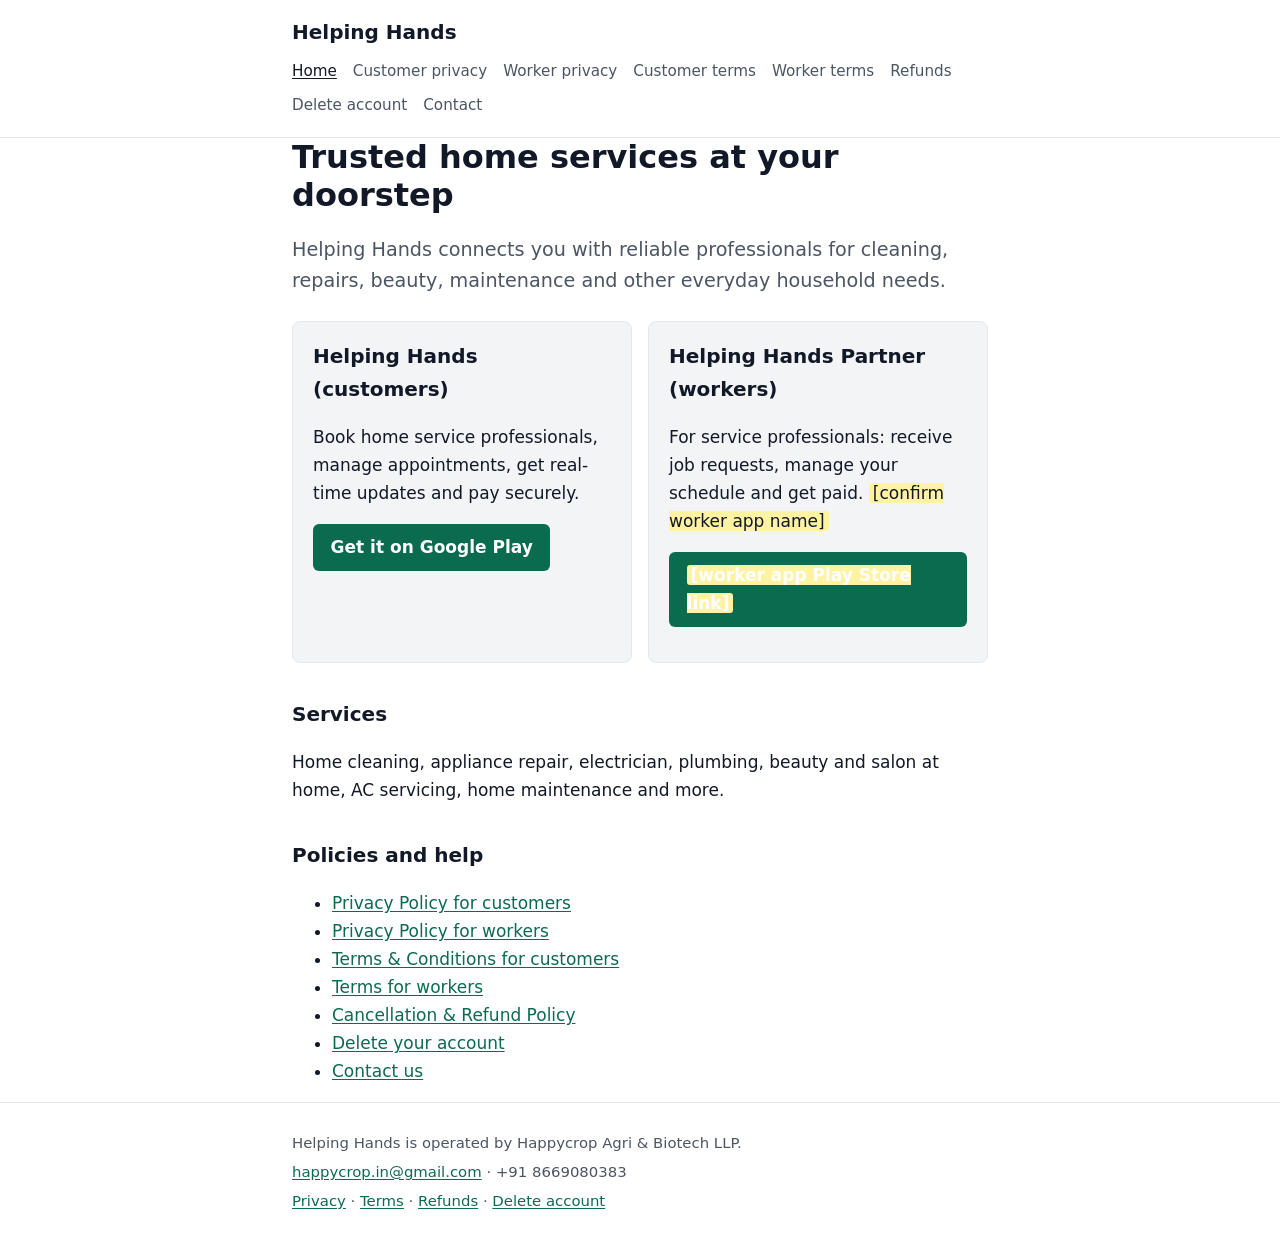
<file: index.html>
<!DOCTYPE html>
<html lang="en">
<head>
<meta charset="utf-8">
<meta name="viewport" content="width=device-width, initial-scale=1">
<title>Home | Helping Hands</title>
<meta name="description" content="Helping Hands: trusted home services at your doorstep.">
<link rel="stylesheet" href="style.css">
</head>
<body>
<header class="site-header">
  <div class="wrap">
    <a class="brand" href="index.html">Helping Hands</a>
    <nav aria-label="Main"><a href="index.html" aria-current="page">Home</a><a href="privacy-policy.html">Customer privacy</a><a href="worker-privacy-policy.html">Worker privacy</a><a href="terms.html">Customer terms</a><a href="worker-terms.html">Worker terms</a><a href="refund-policy.html">Refunds</a><a href="delete-account.html">Delete account</a><a href="contact.html">Contact</a></nav>
  </div>
</header>
<main class="wrap">

<h1>Trusted home services at your doorstep</h1>
<p class="lead">Helping Hands connects you with reliable professionals for cleaning, repairs, beauty, maintenance and other everyday household needs.</p>
<div class="apps">
  <section class="app">
    <h2>Helping Hands (customers)</h2>
    <p>Book home service professionals, manage appointments, get real-time updates and pay securely.</p>
    <p><a class="btn" href="https://play.google.com/store/apps/details?id=com.codehub.preetam">Get it on Google Play</a></p>
  </section>
  <section class="app">
    <h2>Helping Hands Partner (workers)</h2>
    <p>For service professionals: receive job requests, manage your schedule and get paid. <span class="todo">[confirm worker app name]</span></p>
    <p><a class="btn" href="#"><span class="todo">[worker app Play Store link]</span></a></p>
  </section>
</div>
<h2>Services</h2>
<p>Home cleaning, appliance repair, electrician, plumbing, beauty and salon at home, AC servicing, home maintenance and more.</p>
<h2>Policies and help</h2>
<ul>
  <li><a href="privacy-policy.html">Privacy Policy for customers</a></li>
  <li><a href="worker-privacy-policy.html">Privacy Policy for workers</a></li>
  <li><a href="terms.html">Terms &amp; Conditions for customers</a></li>
  <li><a href="worker-terms.html">Terms for workers</a></li>
  <li><a href="refund-policy.html">Cancellation &amp; Refund Policy</a></li>
  <li><a href="delete-account.html">Delete your account</a></li>
  <li><a href="contact.html">Contact us</a></li>
</ul>

</main>
<footer class="site-footer">
  <div class="wrap">
    <p>Helping Hands is operated by Happycrop Agri &amp; Biotech LLP.</p>
    <p><a href="mailto:happycrop.in@gmail.com">happycrop.in@gmail.com</a> &middot; +91 8669080383</p>
    <p><a href="privacy-policy.html">Privacy</a> &middot; <a href="terms.html">Terms</a> &middot; <a href="refund-policy.html">Refunds</a> &middot; <a href="delete-account.html">Delete account</a></p>
  </div>
</footer>
</body>
</html>
</file>
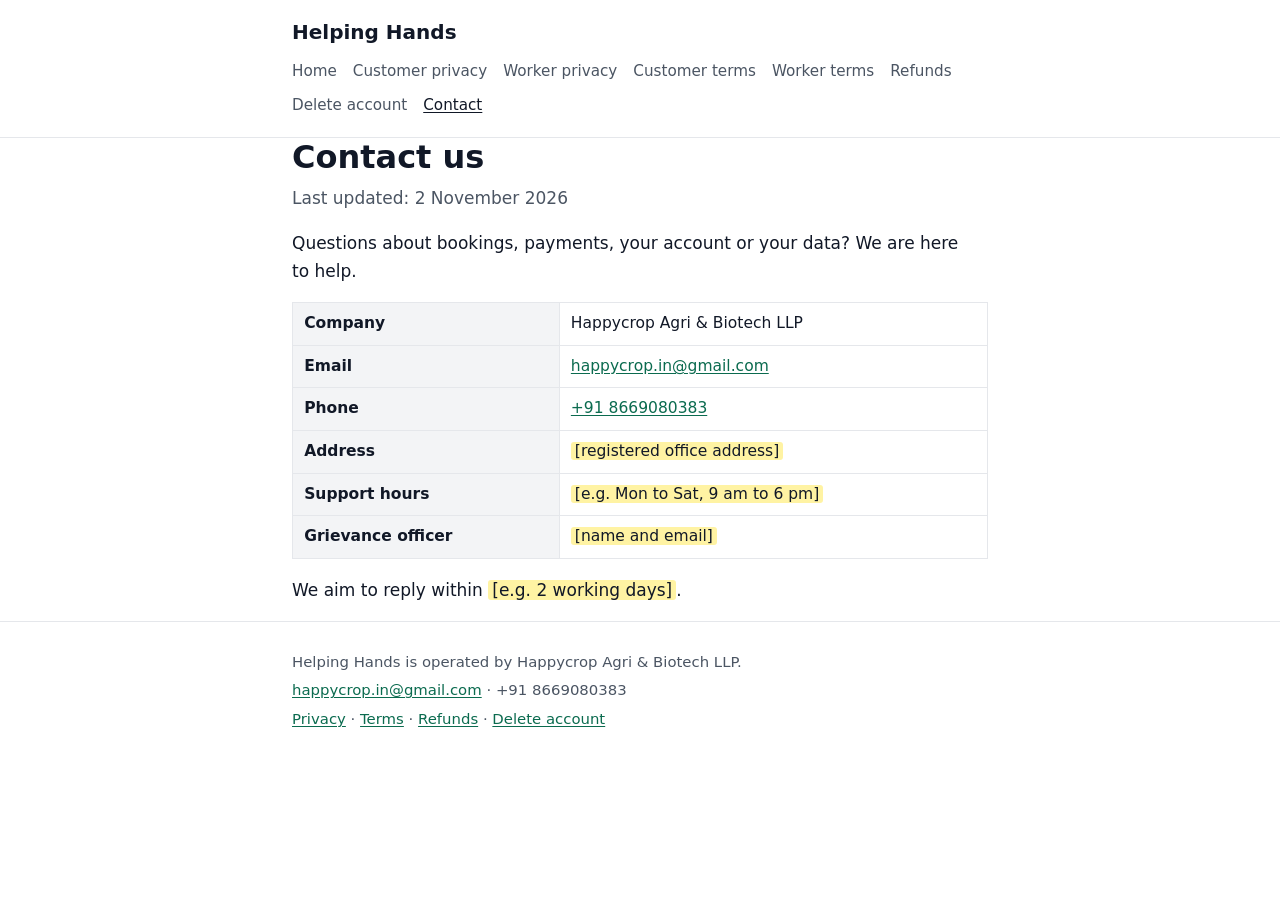
<file: contact.html>
<!DOCTYPE html>
<html lang="en">
<head>
<meta charset="utf-8">
<meta name="viewport" content="width=device-width, initial-scale=1">
<title>Contact | Helping Hands</title>
<meta name="description" content="Contact Helping Hands support.">
<link rel="stylesheet" href="style.css">
</head>
<body>
<header class="site-header">
  <div class="wrap">
    <a class="brand" href="index.html">Helping Hands</a>
    <nav aria-label="Main"><a href="index.html">Home</a><a href="privacy-policy.html">Customer privacy</a><a href="worker-privacy-policy.html">Worker privacy</a><a href="terms.html">Customer terms</a><a href="worker-terms.html">Worker terms</a><a href="refund-policy.html">Refunds</a><a href="delete-account.html">Delete account</a><a href="contact.html" aria-current="page">Contact</a></nav>
  </div>
</header>
<main class="wrap">
<h1>Contact us</h1>
<p class="meta">Last updated: 2 November 2026</p>


<p>Questions about bookings, payments, your account or your data? We are here to help.</p>
<table>
  <tr><th>Company</th><td>Happycrop Agri &amp; Biotech LLP</td></tr>
  <tr><th>Email</th><td><a href="mailto:happycrop.in@gmail.com">happycrop.in@gmail.com</a></td></tr>
  <tr><th>Phone</th><td><a href="tel:+918669080383">+91 8669080383</a></td></tr>
  <tr><th>Address</th><td><span class="todo">[registered office address]</span></td></tr>
  <tr><th>Support hours</th><td><span class="todo">[e.g. Mon to Sat, 9 am to 6 pm]</span></td></tr>
  <tr><th>Grievance officer</th><td><span class="todo">[name and email]</span></td></tr>
</table>
<p>We aim to reply within <span class="todo">[e.g. 2 working days]</span>.</p>

</main>
<footer class="site-footer">
  <div class="wrap">
    <p>Helping Hands is operated by Happycrop Agri &amp; Biotech LLP.</p>
    <p><a href="mailto:happycrop.in@gmail.com">happycrop.in@gmail.com</a> &middot; +91 8669080383</p>
    <p><a href="privacy-policy.html">Privacy</a> &middot; <a href="terms.html">Terms</a> &middot; <a href="refund-policy.html">Refunds</a> &middot; <a href="delete-account.html">Delete account</a></p>
  </div>
</footer>
</body>
</html>
</file>
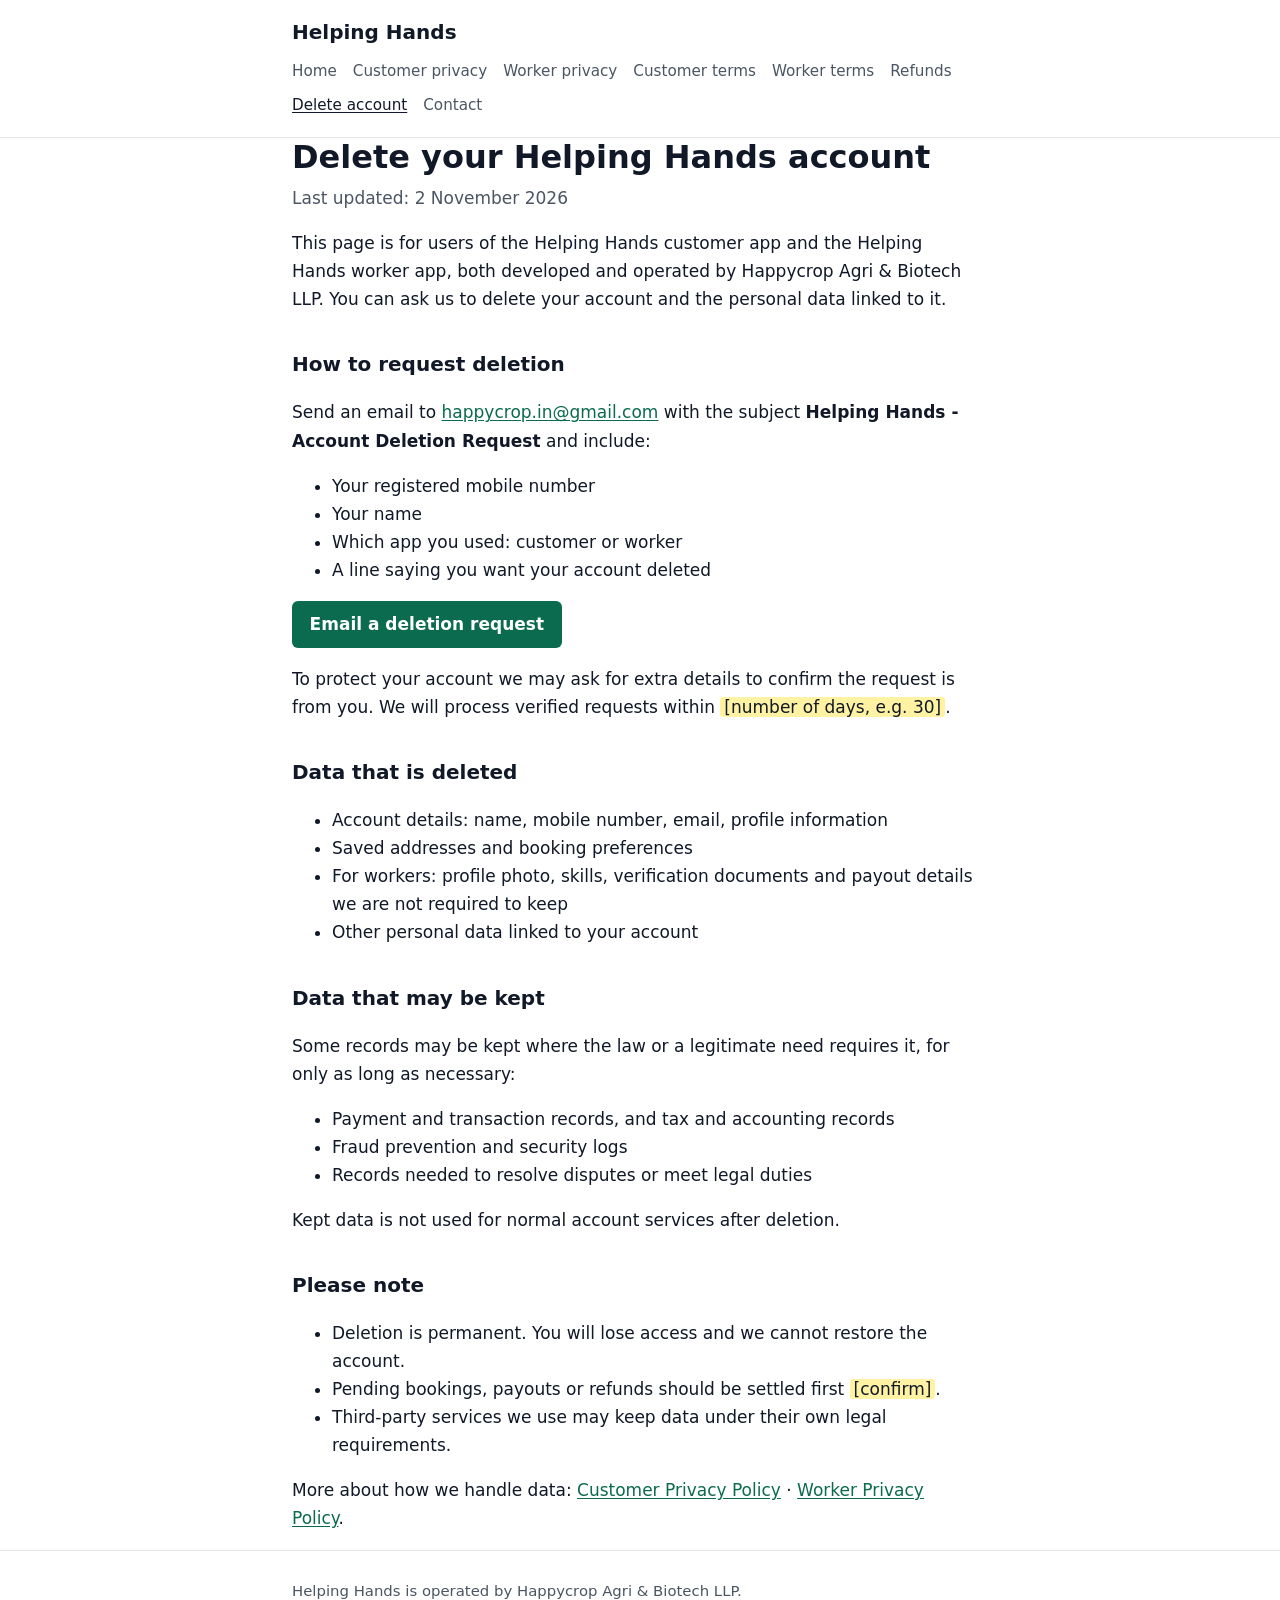
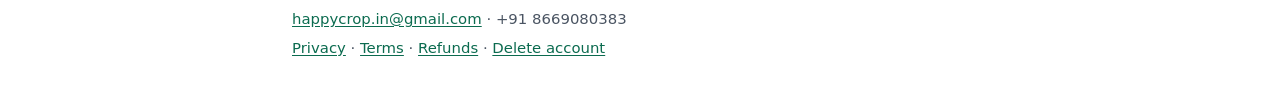
<file: delete-account.html>
<!DOCTYPE html>
<html lang="en">
<head>
<meta charset="utf-8">
<meta name="viewport" content="width=device-width, initial-scale=1">
<title>Delete Your Account | Helping Hands</title>
<meta name="description" content="How to request deletion of your Helping Hands account and data.">
<link rel="stylesheet" href="style.css">
</head>
<body>
<header class="site-header">
  <div class="wrap">
    <a class="brand" href="index.html">Helping Hands</a>
    <nav aria-label="Main"><a href="index.html">Home</a><a href="privacy-policy.html">Customer privacy</a><a href="worker-privacy-policy.html">Worker privacy</a><a href="terms.html">Customer terms</a><a href="worker-terms.html">Worker terms</a><a href="refund-policy.html">Refunds</a><a href="delete-account.html" aria-current="page">Delete account</a><a href="contact.html">Contact</a></nav>
  </div>
</header>
<main class="wrap">
<h1>Delete your Helping Hands account</h1>
<p class="meta">Last updated: 2 November 2026</p>


<p>This page is for users of the Helping Hands customer app and the Helping Hands worker app, both developed and operated by Happycrop Agri &amp; Biotech LLP. You can ask us to delete your account and the personal data linked to it.</p>

<h2>How to request deletion</h2>
<p>Send an email to <a href="mailto:happycrop.in@gmail.com">happycrop.in@gmail.com</a> with the subject <strong>Helping Hands - Account Deletion Request</strong> and include:</p>
<ul>
  <li>Your registered mobile number</li>
  <li>Your name</li>
  <li>Which app you used: customer or worker</li>
  <li>A line saying you want your account deleted</li>
</ul>
<p><a class="btn" href="mailto:happycrop.in@gmail.com?subject=Helping%20Hands%20-%20Account%20Deletion%20Request&amp;body=Please delete my Helping Hands account.%0D%0A%0D%0ARegistered mobile number:%0D%0AName:">Email a deletion request</a></p>
<p>To protect your account we may ask for extra details to confirm the request is from you. We will process verified requests within <span class="todo">[number of days, e.g. 30]</span>.</p>

<h2>Data that is deleted</h2>
<ul>
  <li>Account details: name, mobile number, email, profile information</li>
  <li>Saved addresses and booking preferences</li>
  <li>For workers: profile photo, skills, verification documents and payout details we are not required to keep</li>
  <li>Other personal data linked to your account</li>
</ul>

<h2>Data that may be kept</h2>
<p>Some records may be kept where the law or a legitimate need requires it, for only as long as necessary:</p>
<ul>
  <li>Payment and transaction records, and tax and accounting records</li>
  <li>Fraud prevention and security logs</li>
  <li>Records needed to resolve disputes or meet legal duties</li>
</ul>
<p>Kept data is not used for normal account services after deletion.</p>

<h2>Please note</h2>
<ul>
  <li>Deletion is permanent. You will lose access and we cannot restore the account.</li>
  <li>Pending bookings, payouts or refunds should be settled first <span class="todo">[confirm]</span>.</li>
  <li>Third-party services we use may keep data under their own legal requirements.</li>
</ul>

<p>More about how we handle data: <a href="privacy-policy.html">Customer Privacy Policy</a> &middot; <a href="worker-privacy-policy.html">Worker Privacy Policy</a>.</p>

</main>
<footer class="site-footer">
  <div class="wrap">
    <p>Helping Hands is operated by Happycrop Agri &amp; Biotech LLP.</p>
    <p><a href="mailto:happycrop.in@gmail.com">happycrop.in@gmail.com</a> &middot; +91 8669080383</p>
    <p><a href="privacy-policy.html">Privacy</a> &middot; <a href="terms.html">Terms</a> &middot; <a href="refund-policy.html">Refunds</a> &middot; <a href="delete-account.html">Delete account</a></p>
  </div>
</footer>
</body>
</html>
</file>
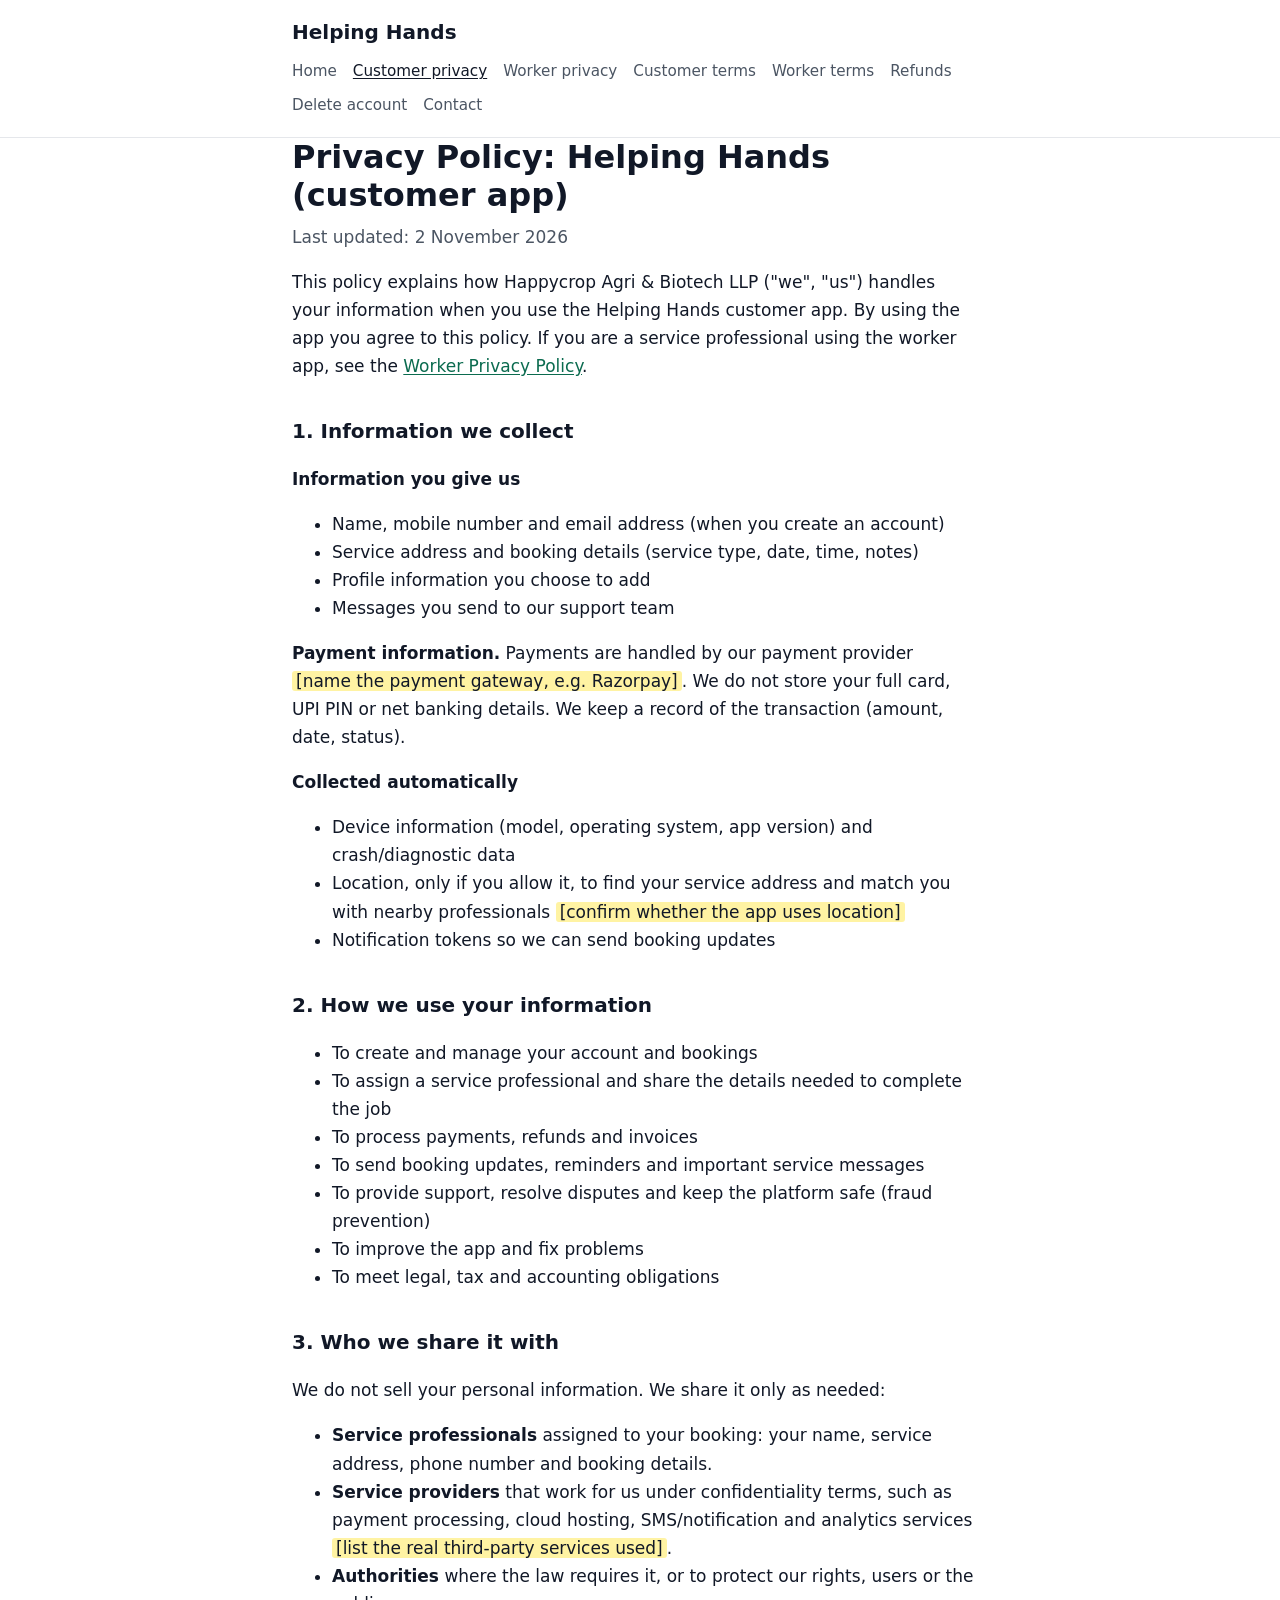
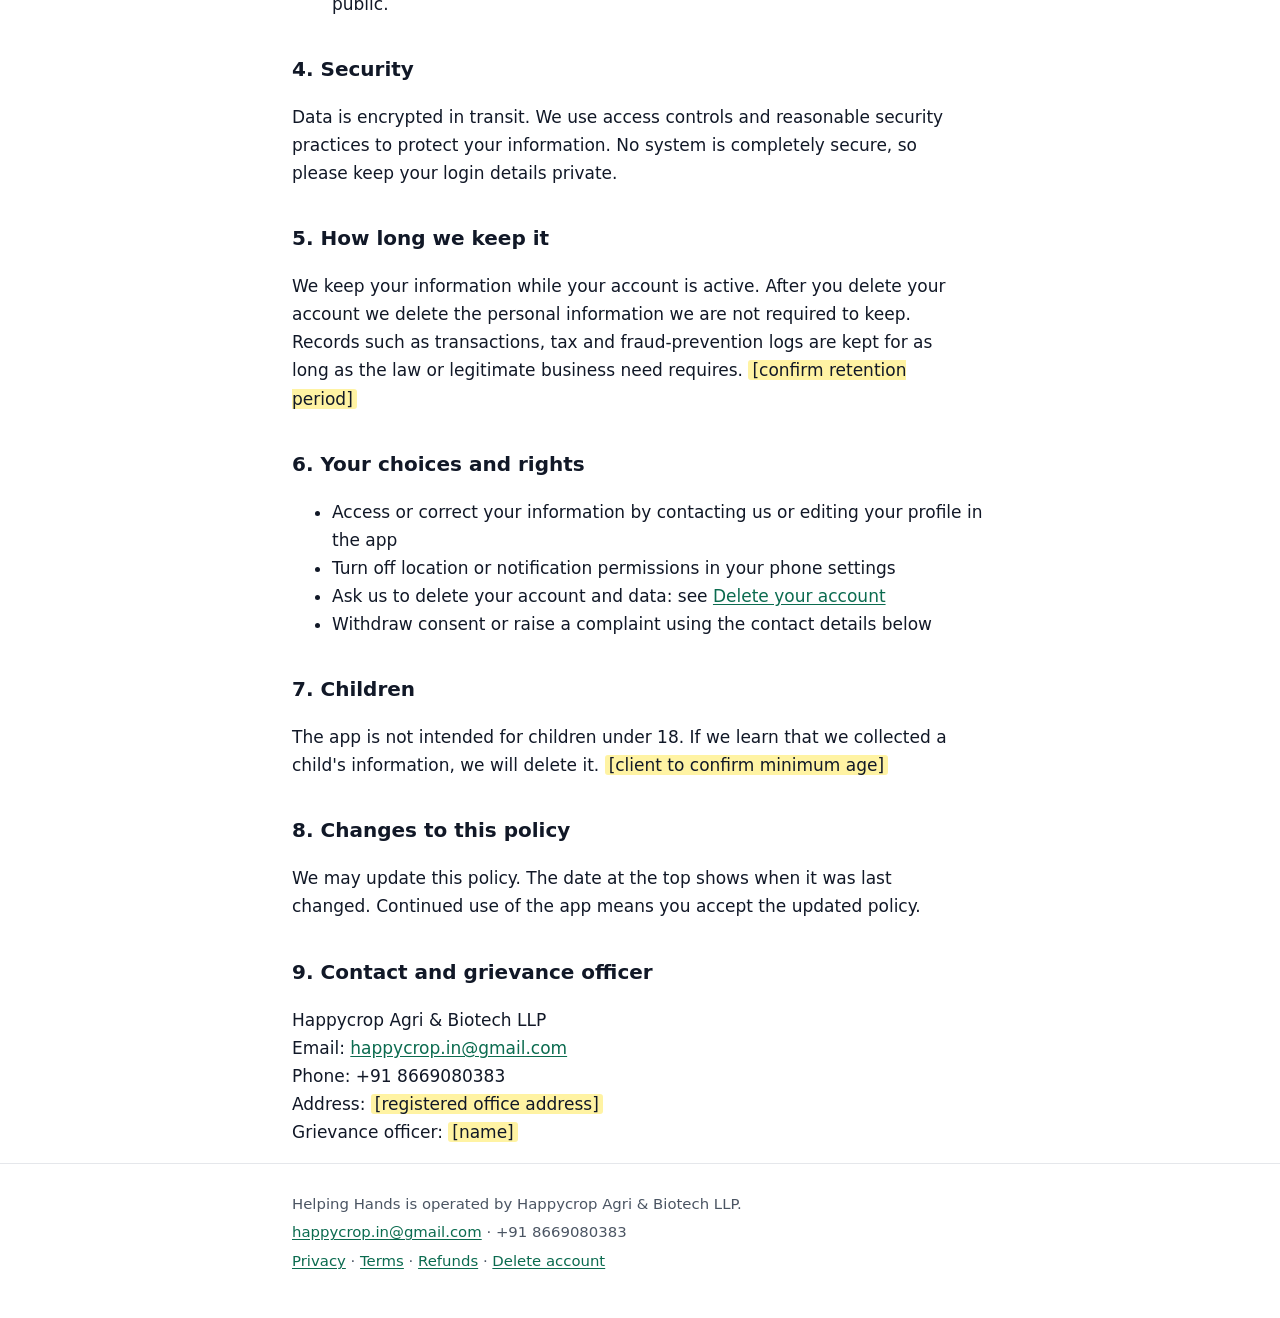
<file: privacy-policy.html>
<!DOCTYPE html>
<html lang="en">
<head>
<meta charset="utf-8">
<meta name="viewport" content="width=device-width, initial-scale=1">
<title>Privacy Policy (Customers) | Helping Hands</title>
<meta name="description" content="How the Helping Hands customer app collects, uses and protects your information.">
<link rel="stylesheet" href="style.css">
</head>
<body>
<header class="site-header">
  <div class="wrap">
    <a class="brand" href="index.html">Helping Hands</a>
    <nav aria-label="Main"><a href="index.html">Home</a><a href="privacy-policy.html" aria-current="page">Customer privacy</a><a href="worker-privacy-policy.html">Worker privacy</a><a href="terms.html">Customer terms</a><a href="worker-terms.html">Worker terms</a><a href="refund-policy.html">Refunds</a><a href="delete-account.html">Delete account</a><a href="contact.html">Contact</a></nav>
  </div>
</header>
<main class="wrap">
<h1>Privacy Policy: Helping Hands (customer app)</h1>
<p class="meta">Last updated: 2 November 2026</p>


<p>This policy explains how Happycrop Agri &amp; Biotech LLP ("we", "us") handles your information when you use the Helping Hands customer app. By using the app you agree to this policy. If you are a service professional using the worker app, see the <a href="worker-privacy-policy.html">Worker Privacy Policy</a>.</p>

<h2>1. Information we collect</h2>
<p><strong>Information you give us</strong></p>
<ul>
  <li>Name, mobile number and email address (when you create an account)</li>
  <li>Service address and booking details (service type, date, time, notes)</li>
  <li>Profile information you choose to add</li>
  <li>Messages you send to our support team</li>
</ul>
<p><strong>Payment information.</strong> Payments are handled by our payment provider <span class="todo">[name the payment gateway, e.g. Razorpay]</span>. We do not store your full card, UPI PIN or net banking details. We keep a record of the transaction (amount, date, status).</p>
<p><strong>Collected automatically</strong></p>
<ul>
  <li>Device information (model, operating system, app version) and crash/diagnostic data</li>
  <li>Location, only if you allow it, to find your service address and match you with nearby professionals <span class="todo">[confirm whether the app uses location]</span></li>
  <li>Notification tokens so we can send booking updates</li>
</ul>

<h2>2. How we use your information</h2>
<ul>
  <li>To create and manage your account and bookings</li>
  <li>To assign a service professional and share the details needed to complete the job</li>
  <li>To process payments, refunds and invoices</li>
  <li>To send booking updates, reminders and important service messages</li>
  <li>To provide support, resolve disputes and keep the platform safe (fraud prevention)</li>
  <li>To improve the app and fix problems</li>
  <li>To meet legal, tax and accounting obligations</li>
</ul>

<h2>3. Who we share it with</h2>
<p>We do not sell your personal information. We share it only as needed:</p>
<ul>
  <li><strong>Service professionals</strong> assigned to your booking: your name, service address, phone number and booking details.</li>
  <li><strong>Service providers</strong> that work for us under confidentiality terms, such as payment processing, cloud hosting, SMS/notification and analytics services <span class="todo">[list the real third-party services used]</span>.</li>
  <li><strong>Authorities</strong> where the law requires it, or to protect our rights, users or the public.</li>
</ul>

<h2>4. Security</h2>
<p>Data is encrypted in transit. We use access controls and reasonable security practices to protect your information. No system is completely secure, so please keep your login details private.</p>

<h2>5. How long we keep it</h2>
<p>We keep your information while your account is active. After you delete your account we delete the personal information we are not required to keep. Records such as transactions, tax and fraud-prevention logs are kept for as long as the law or legitimate business need requires. <span class="todo">[confirm retention period]</span></p>

<h2>6. Your choices and rights</h2>
<ul>
  <li>Access or correct your information by contacting us or editing your profile in the app</li>
  <li>Turn off location or notification permissions in your phone settings</li>
  <li>Ask us to delete your account and data: see <a href="delete-account.html">Delete your account</a></li>
  <li>Withdraw consent or raise a complaint using the contact details below</li>
</ul>

<h2>7. Children</h2>
<p>The app is not intended for children under 18. If we learn that we collected a child's information, we will delete it. <span class="todo">[client to confirm minimum age]</span></p>

<h2>8. Changes to this policy</h2>
<p>We may update this policy. The date at the top shows when it was last changed. Continued use of the app means you accept the updated policy.</p>

<h2>9. Contact and grievance officer</h2>
<p>Happycrop Agri &amp; Biotech LLP<br>Email: <a href="mailto:happycrop.in@gmail.com">happycrop.in@gmail.com</a><br>Phone: +91 8669080383<br>Address: <span class="todo">[registered office address]</span><br>Grievance officer: <span class="todo">[name]</span></p>

</main>
<footer class="site-footer">
  <div class="wrap">
    <p>Helping Hands is operated by Happycrop Agri &amp; Biotech LLP.</p>
    <p><a href="mailto:happycrop.in@gmail.com">happycrop.in@gmail.com</a> &middot; +91 8669080383</p>
    <p><a href="privacy-policy.html">Privacy</a> &middot; <a href="terms.html">Terms</a> &middot; <a href="refund-policy.html">Refunds</a> &middot; <a href="delete-account.html">Delete account</a></p>
  </div>
</footer>
</body>
</html>
</file>
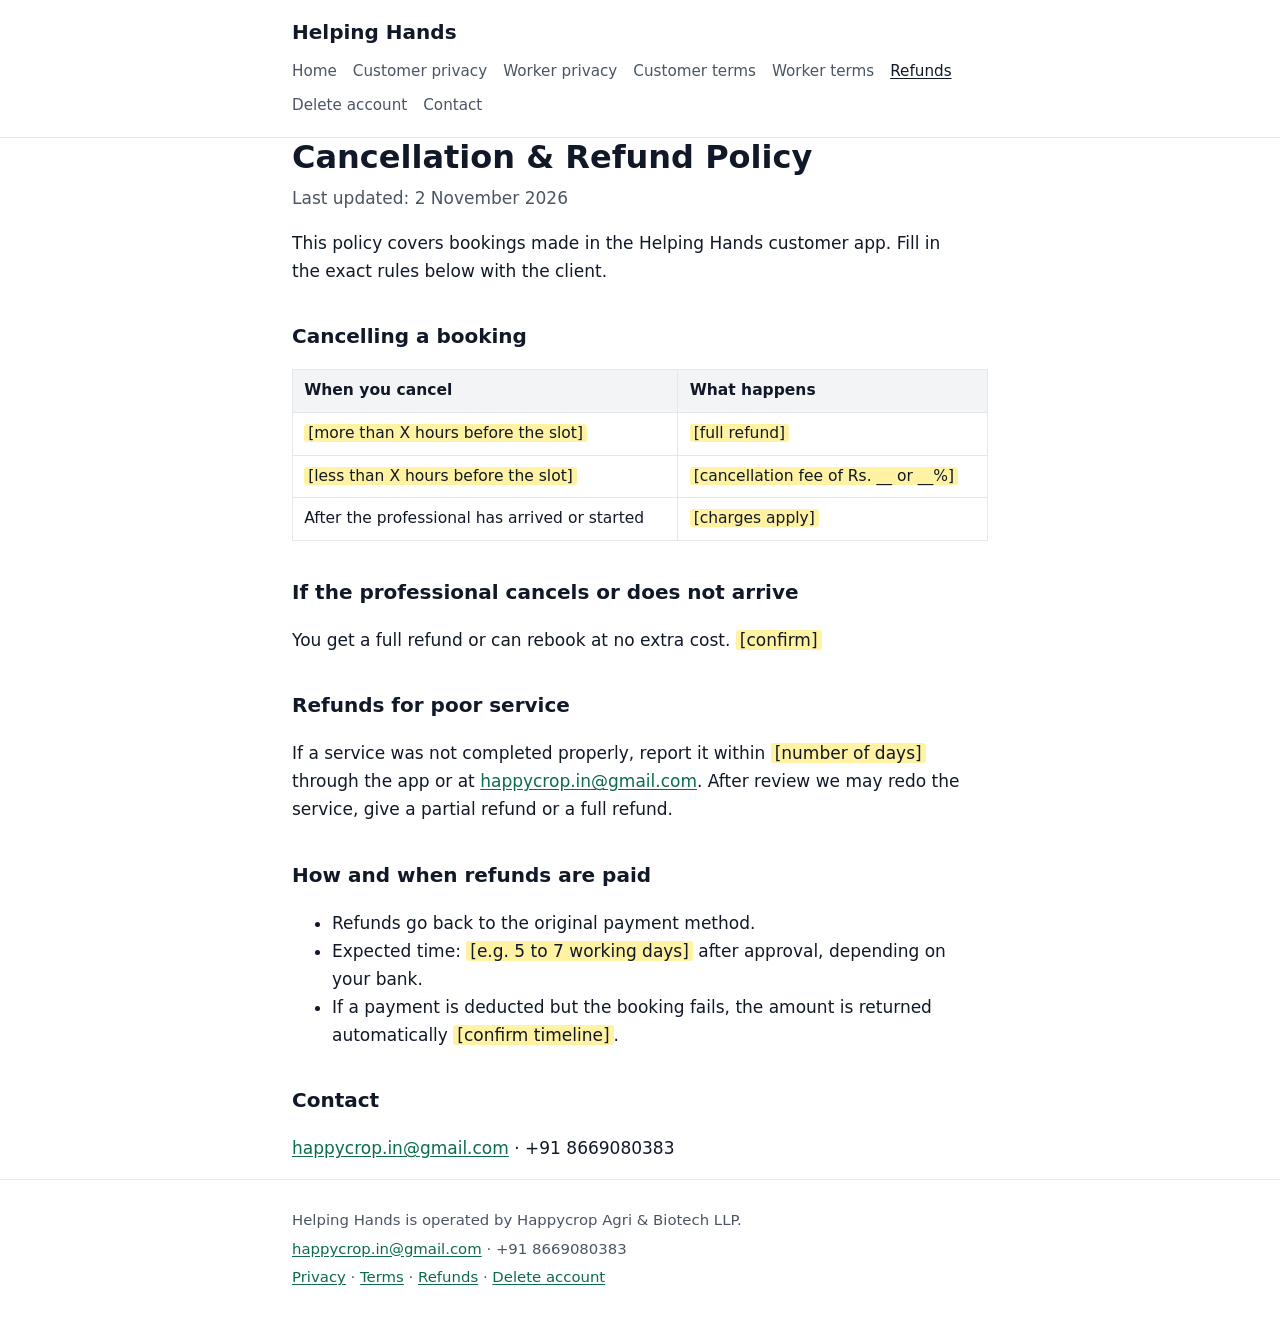
<file: refund-policy.html>
<!DOCTYPE html>
<html lang="en">
<head>
<meta charset="utf-8">
<meta name="viewport" content="width=device-width, initial-scale=1">
<title>Cancellation & Refund Policy | Helping Hands</title>
<meta name="description" content="Cancellation and refund rules for Helping Hands bookings.">
<link rel="stylesheet" href="style.css">
</head>
<body>
<header class="site-header">
  <div class="wrap">
    <a class="brand" href="index.html">Helping Hands</a>
    <nav aria-label="Main"><a href="index.html">Home</a><a href="privacy-policy.html">Customer privacy</a><a href="worker-privacy-policy.html">Worker privacy</a><a href="terms.html">Customer terms</a><a href="worker-terms.html">Worker terms</a><a href="refund-policy.html" aria-current="page">Refunds</a><a href="delete-account.html">Delete account</a><a href="contact.html">Contact</a></nav>
  </div>
</header>
<main class="wrap">
<h1>Cancellation &amp; Refund Policy</h1>
<p class="meta">Last updated: 2 November 2026</p>


<p>This policy covers bookings made in the Helping Hands customer app. Fill in the exact rules below with the client.</p>

<h2>Cancelling a booking</h2>
<table>
  <tr><th>When you cancel</th><th>What happens</th></tr>
  <tr><td><span class="todo">[more than X hours before the slot]</span></td><td><span class="todo">[full refund]</span></td></tr>
  <tr><td><span class="todo">[less than X hours before the slot]</span></td><td><span class="todo">[cancellation fee of Rs. __ or __%]</span></td></tr>
  <tr><td>After the professional has arrived or started</td><td><span class="todo">[charges apply]</span></td></tr>
</table>

<h2>If the professional cancels or does not arrive</h2>
<p>You get a full refund or can rebook at no extra cost. <span class="todo">[confirm]</span></p>

<h2>Refunds for poor service</h2>
<p>If a service was not completed properly, report it within <span class="todo">[number of days]</span> through the app or at <a href="mailto:happycrop.in@gmail.com">happycrop.in@gmail.com</a>. After review we may redo the service, give a partial refund or a full refund.</p>

<h2>How and when refunds are paid</h2>
<ul>
  <li>Refunds go back to the original payment method.</li>
  <li>Expected time: <span class="todo">[e.g. 5 to 7 working days]</span> after approval, depending on your bank.</li>
  <li>If a payment is deducted but the booking fails, the amount is returned automatically <span class="todo">[confirm timeline]</span>.</li>
</ul>

<h2>Contact</h2>
<p><a href="mailto:happycrop.in@gmail.com">happycrop.in@gmail.com</a> &middot; +91 8669080383</p>

</main>
<footer class="site-footer">
  <div class="wrap">
    <p>Helping Hands is operated by Happycrop Agri &amp; Biotech LLP.</p>
    <p><a href="mailto:happycrop.in@gmail.com">happycrop.in@gmail.com</a> &middot; +91 8669080383</p>
    <p><a href="privacy-policy.html">Privacy</a> &middot; <a href="terms.html">Terms</a> &middot; <a href="refund-policy.html">Refunds</a> &middot; <a href="delete-account.html">Delete account</a></p>
  </div>
</footer>
</body>
</html>
</file>
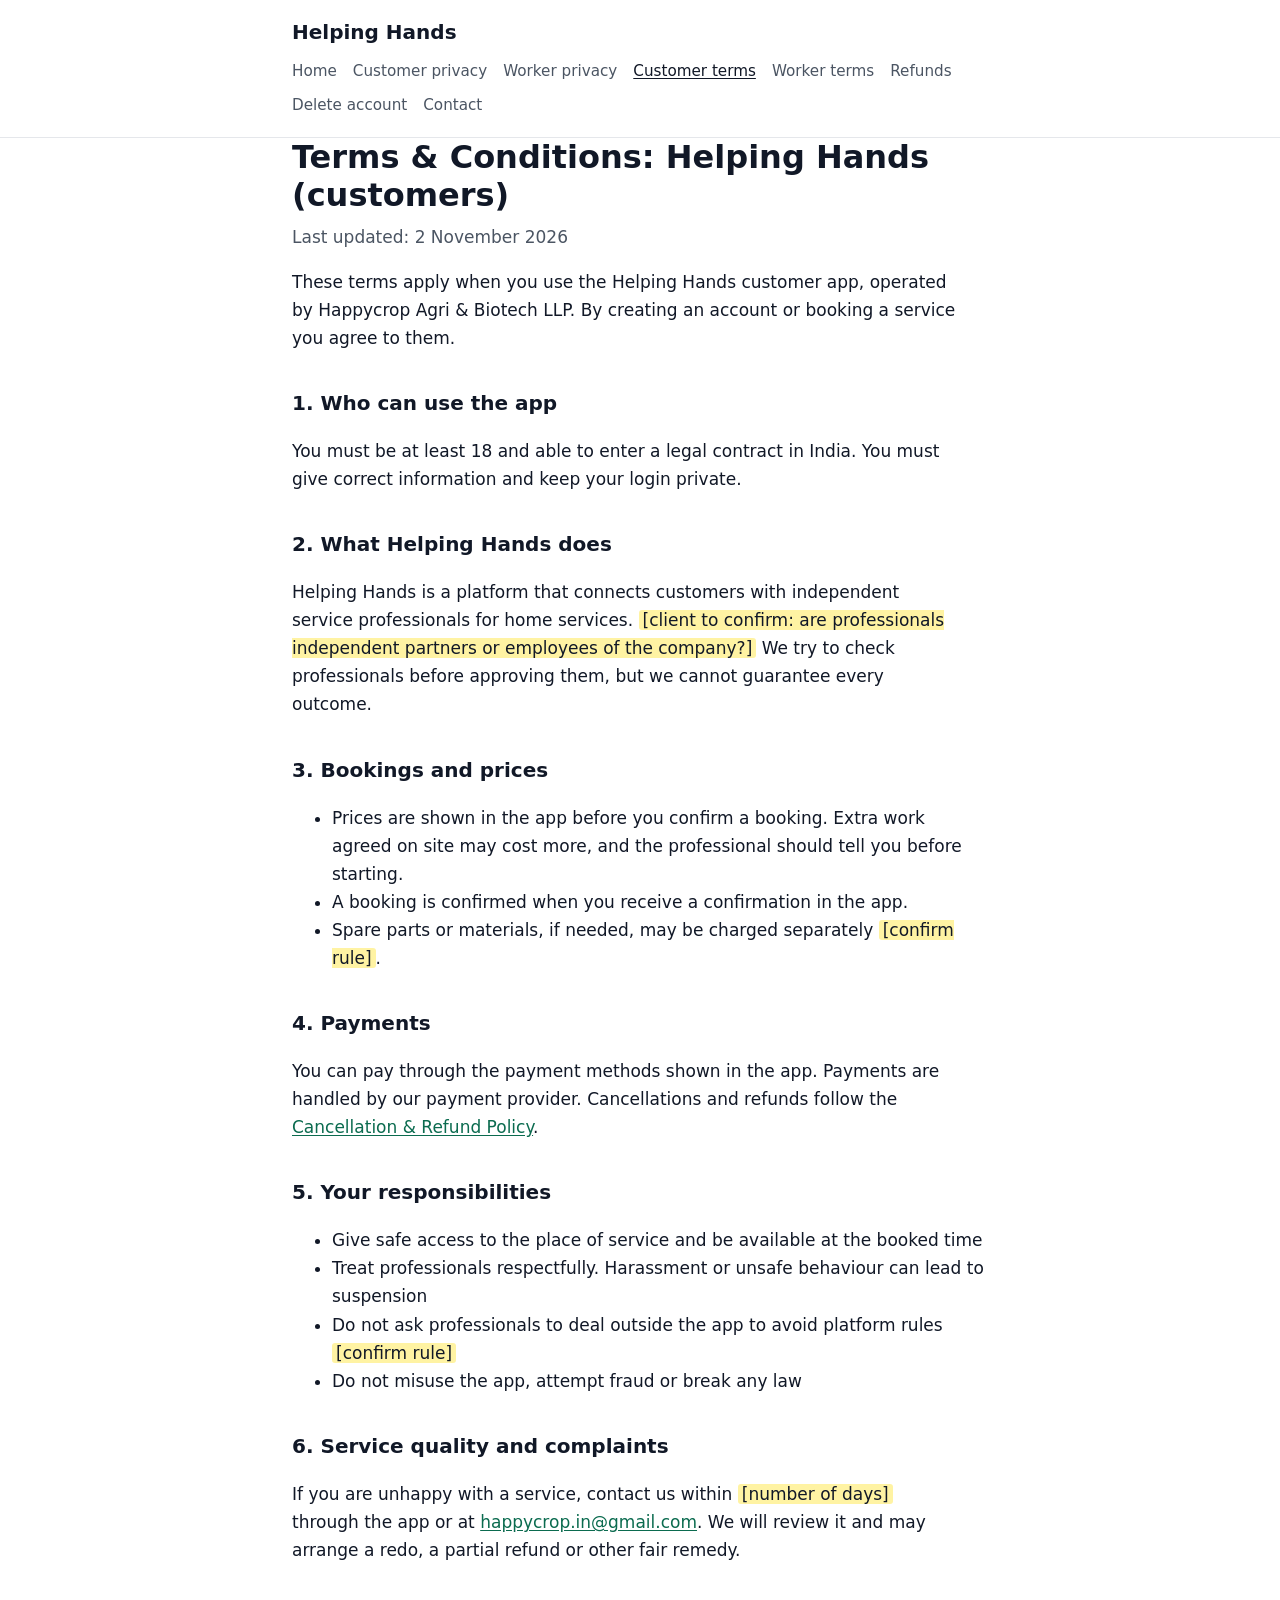
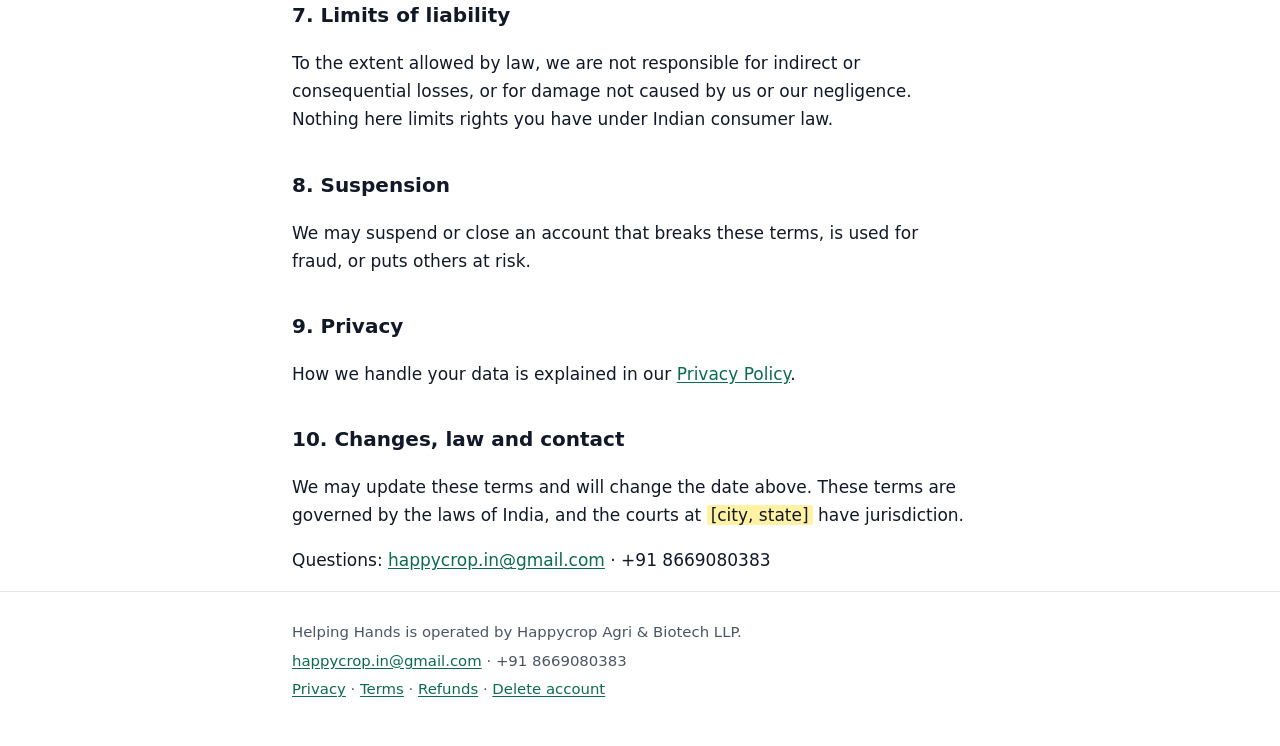
<file: terms.html>
<!DOCTYPE html>
<html lang="en">
<head>
<meta charset="utf-8">
<meta name="viewport" content="width=device-width, initial-scale=1">
<title>Terms & Conditions (Customers) | Helping Hands</title>
<meta name="description" content="Terms for customers using the Helping Hands app.">
<link rel="stylesheet" href="style.css">
</head>
<body>
<header class="site-header">
  <div class="wrap">
    <a class="brand" href="index.html">Helping Hands</a>
    <nav aria-label="Main"><a href="index.html">Home</a><a href="privacy-policy.html">Customer privacy</a><a href="worker-privacy-policy.html">Worker privacy</a><a href="terms.html" aria-current="page">Customer terms</a><a href="worker-terms.html">Worker terms</a><a href="refund-policy.html">Refunds</a><a href="delete-account.html">Delete account</a><a href="contact.html">Contact</a></nav>
  </div>
</header>
<main class="wrap">
<h1>Terms &amp; Conditions: Helping Hands (customers)</h1>
<p class="meta">Last updated: 2 November 2026</p>


<p>These terms apply when you use the Helping Hands customer app, operated by Happycrop Agri &amp; Biotech LLP. By creating an account or booking a service you agree to them.</p>

<h2>1. Who can use the app</h2>
<p>You must be at least 18 and able to enter a legal contract in India. You must give correct information and keep your login private.</p>

<h2>2. What Helping Hands does</h2>
<p>Helping Hands is a platform that connects customers with independent service professionals for home services. <span class="todo">[client to confirm: are professionals independent partners or employees of the company?]</span> We try to check professionals before approving them, but we cannot guarantee every outcome.</p>

<h2>3. Bookings and prices</h2>
<ul>
  <li>Prices are shown in the app before you confirm a booking. Extra work agreed on site may cost more, and the professional should tell you before starting.</li>
  <li>A booking is confirmed when you receive a confirmation in the app.</li>
  <li>Spare parts or materials, if needed, may be charged separately <span class="todo">[confirm rule]</span>.</li>
</ul>

<h2>4. Payments</h2>
<p>You can pay through the payment methods shown in the app. Payments are handled by our payment provider. Cancellations and refunds follow the <a href="refund-policy.html">Cancellation &amp; Refund Policy</a>.</p>

<h2>5. Your responsibilities</h2>
<ul>
  <li>Give safe access to the place of service and be available at the booked time</li>
  <li>Treat professionals respectfully. Harassment or unsafe behaviour can lead to suspension</li>
  <li>Do not ask professionals to deal outside the app to avoid platform rules <span class="todo">[confirm rule]</span></li>
  <li>Do not misuse the app, attempt fraud or break any law</li>
</ul>

<h2>6. Service quality and complaints</h2>
<p>If you are unhappy with a service, contact us within <span class="todo">[number of days]</span> through the app or at <a href="mailto:happycrop.in@gmail.com">happycrop.in@gmail.com</a>. We will review it and may arrange a redo, a partial refund or other fair remedy.</p>

<h2>7. Limits of liability</h2>
<p>To the extent allowed by law, we are not responsible for indirect or consequential losses, or for damage not caused by us or our negligence. Nothing here limits rights you have under Indian consumer law.</p>

<h2>8. Suspension</h2>
<p>We may suspend or close an account that breaks these terms, is used for fraud, or puts others at risk.</p>

<h2>9. Privacy</h2>
<p>How we handle your data is explained in our <a href="privacy-policy.html">Privacy Policy</a>.</p>

<h2>10. Changes, law and contact</h2>
<p>We may update these terms and will change the date above. These terms are governed by the laws of India, and the courts at <span class="todo">[city, state]</span> have jurisdiction.</p>
<p>Questions: <a href="mailto:happycrop.in@gmail.com">happycrop.in@gmail.com</a> &middot; +91 8669080383</p>

</main>
<footer class="site-footer">
  <div class="wrap">
    <p>Helping Hands is operated by Happycrop Agri &amp; Biotech LLP.</p>
    <p><a href="mailto:happycrop.in@gmail.com">happycrop.in@gmail.com</a> &middot; +91 8669080383</p>
    <p><a href="privacy-policy.html">Privacy</a> &middot; <a href="terms.html">Terms</a> &middot; <a href="refund-policy.html">Refunds</a> &middot; <a href="delete-account.html">Delete account</a></p>
  </div>
</footer>
</body>
</html>
</file>
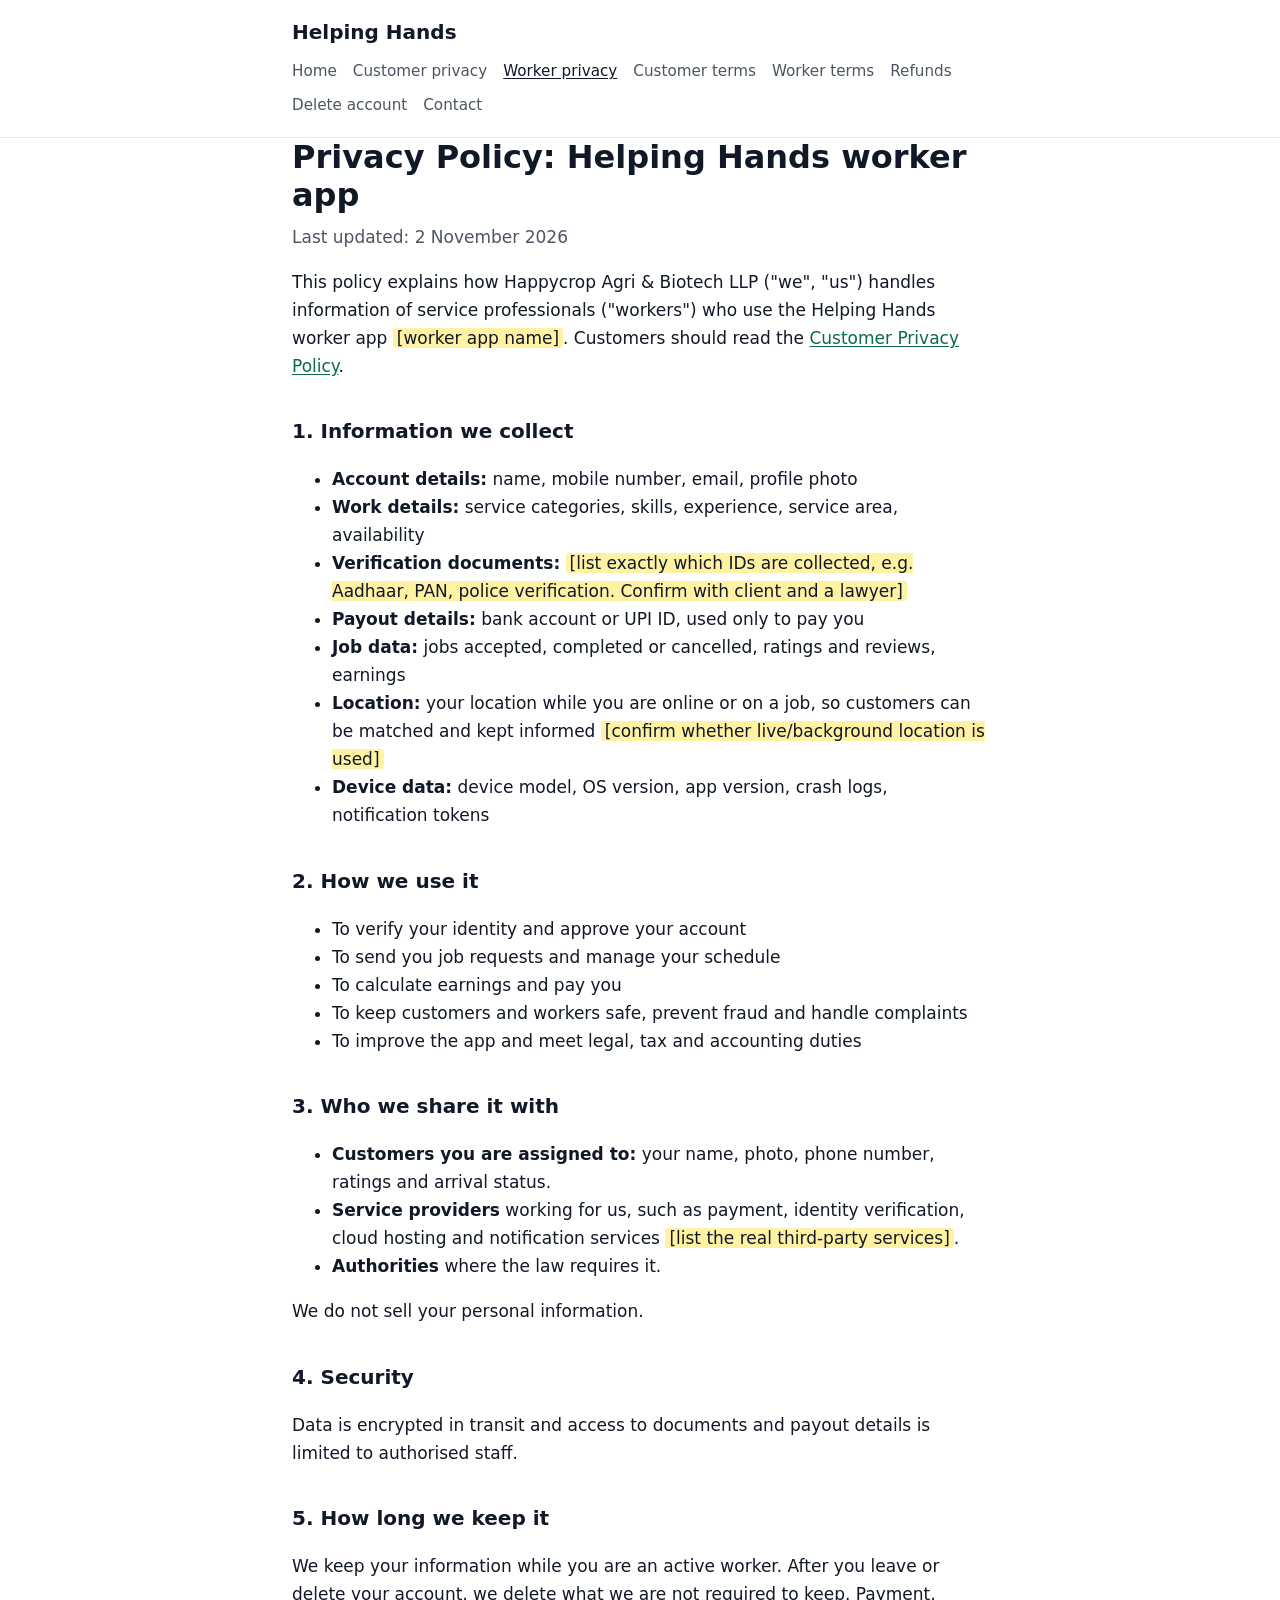
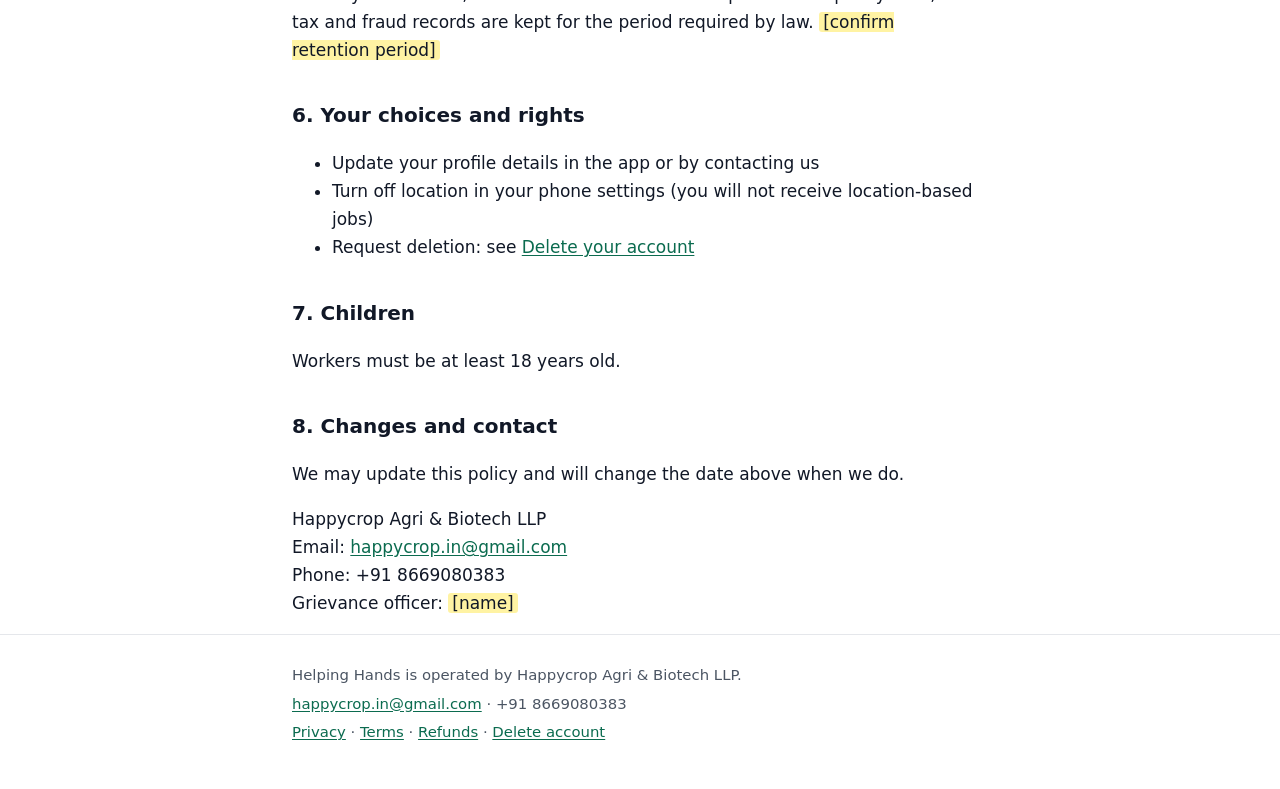
<file: worker-privacy-policy.html>
<!DOCTYPE html>
<html lang="en">
<head>
<meta charset="utf-8">
<meta name="viewport" content="width=device-width, initial-scale=1">
<title>Privacy Policy (Workers) | Helping Hands</title>
<meta name="description" content="How the Helping Hands worker app collects, uses and protects service professionals' information.">
<link rel="stylesheet" href="style.css">
</head>
<body>
<header class="site-header">
  <div class="wrap">
    <a class="brand" href="index.html">Helping Hands</a>
    <nav aria-label="Main"><a href="index.html">Home</a><a href="privacy-policy.html">Customer privacy</a><a href="worker-privacy-policy.html" aria-current="page">Worker privacy</a><a href="terms.html">Customer terms</a><a href="worker-terms.html">Worker terms</a><a href="refund-policy.html">Refunds</a><a href="delete-account.html">Delete account</a><a href="contact.html">Contact</a></nav>
  </div>
</header>
<main class="wrap">
<h1>Privacy Policy: Helping Hands worker app</h1>
<p class="meta">Last updated: 2 November 2026</p>


<p>This policy explains how Happycrop Agri &amp; Biotech LLP ("we", "us") handles information of service professionals ("workers") who use the Helping Hands worker app <span class="todo">[worker app name]</span>. Customers should read the <a href="privacy-policy.html">Customer Privacy Policy</a>.</p>

<h2>1. Information we collect</h2>
<ul>
  <li><strong>Account details:</strong> name, mobile number, email, profile photo</li>
  <li><strong>Work details:</strong> service categories, skills, experience, service area, availability</li>
  <li><strong>Verification documents:</strong> <span class="todo">[list exactly which IDs are collected, e.g. Aadhaar, PAN, police verification. Confirm with client and a lawyer]</span></li>
  <li><strong>Payout details:</strong> bank account or UPI ID, used only to pay you</li>
  <li><strong>Job data:</strong> jobs accepted, completed or cancelled, ratings and reviews, earnings</li>
  <li><strong>Location:</strong> your location while you are online or on a job, so customers can be matched and kept informed <span class="todo">[confirm whether live/background location is used]</span></li>
  <li><strong>Device data:</strong> device model, OS version, app version, crash logs, notification tokens</li>
</ul>

<h2>2. How we use it</h2>
<ul>
  <li>To verify your identity and approve your account</li>
  <li>To send you job requests and manage your schedule</li>
  <li>To calculate earnings and pay you</li>
  <li>To keep customers and workers safe, prevent fraud and handle complaints</li>
  <li>To improve the app and meet legal, tax and accounting duties</li>
</ul>

<h2>3. Who we share it with</h2>
<ul>
  <li><strong>Customers you are assigned to:</strong> your name, photo, phone number, ratings and arrival status.</li>
  <li><strong>Service providers</strong> working for us, such as payment, identity verification, cloud hosting and notification services <span class="todo">[list the real third-party services]</span>.</li>
  <li><strong>Authorities</strong> where the law requires it.</li>
</ul>
<p>We do not sell your personal information.</p>

<h2>4. Security</h2>
<p>Data is encrypted in transit and access to documents and payout details is limited to authorised staff.</p>

<h2>5. How long we keep it</h2>
<p>We keep your information while you are an active worker. After you leave or delete your account, we delete what we are not required to keep. Payment, tax and fraud records are kept for the period required by law. <span class="todo">[confirm retention period]</span></p>

<h2>6. Your choices and rights</h2>
<ul>
  <li>Update your profile details in the app or by contacting us</li>
  <li>Turn off location in your phone settings (you will not receive location-based jobs)</li>
  <li>Request deletion: see <a href="delete-account.html">Delete your account</a></li>
</ul>

<h2>7. Children</h2>
<p>Workers must be at least 18 years old.</p>

<h2>8. Changes and contact</h2>
<p>We may update this policy and will change the date above when we do.</p>
<p>Happycrop Agri &amp; Biotech LLP<br>Email: <a href="mailto:happycrop.in@gmail.com">happycrop.in@gmail.com</a><br>Phone: +91 8669080383<br>Grievance officer: <span class="todo">[name]</span></p>

</main>
<footer class="site-footer">
  <div class="wrap">
    <p>Helping Hands is operated by Happycrop Agri &amp; Biotech LLP.</p>
    <p><a href="mailto:happycrop.in@gmail.com">happycrop.in@gmail.com</a> &middot; +91 8669080383</p>
    <p><a href="privacy-policy.html">Privacy</a> &middot; <a href="terms.html">Terms</a> &middot; <a href="refund-policy.html">Refunds</a> &middot; <a href="delete-account.html">Delete account</a></p>
  </div>
</footer>
</body>
</html>
</file>
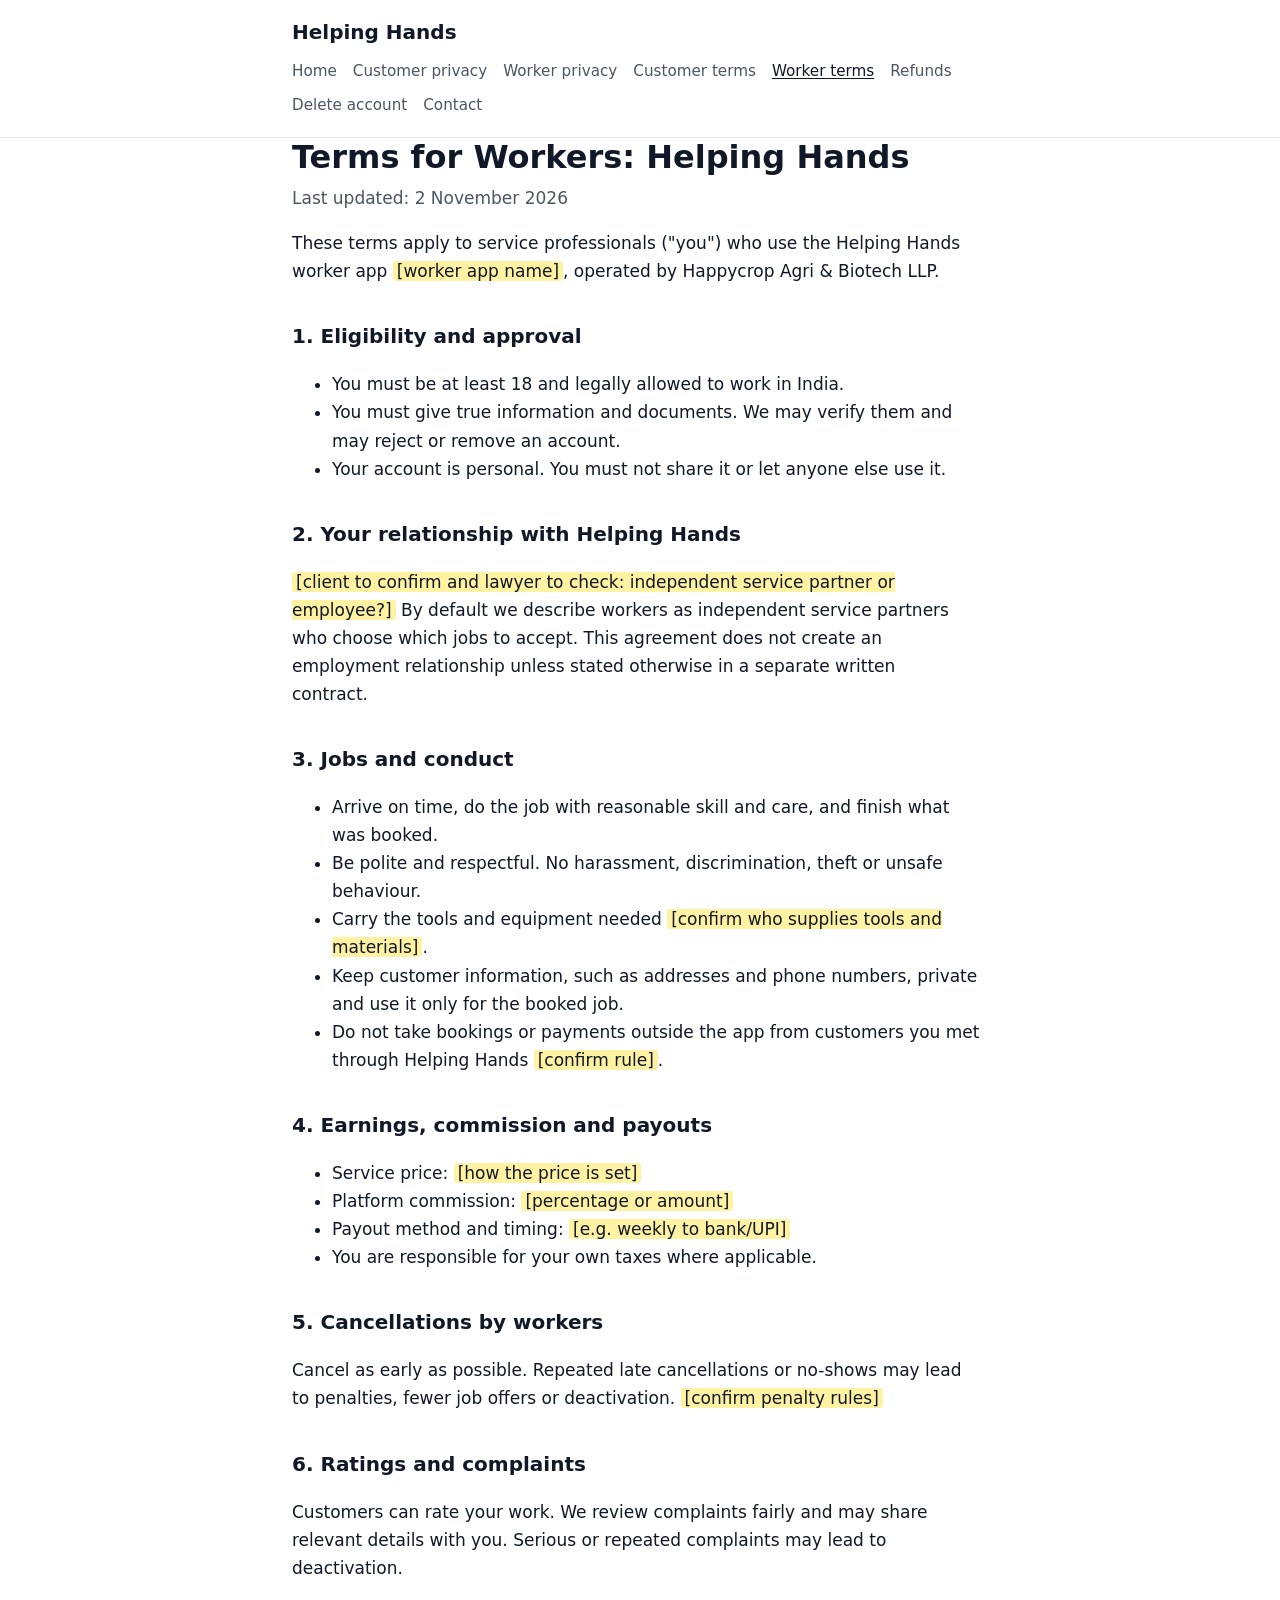
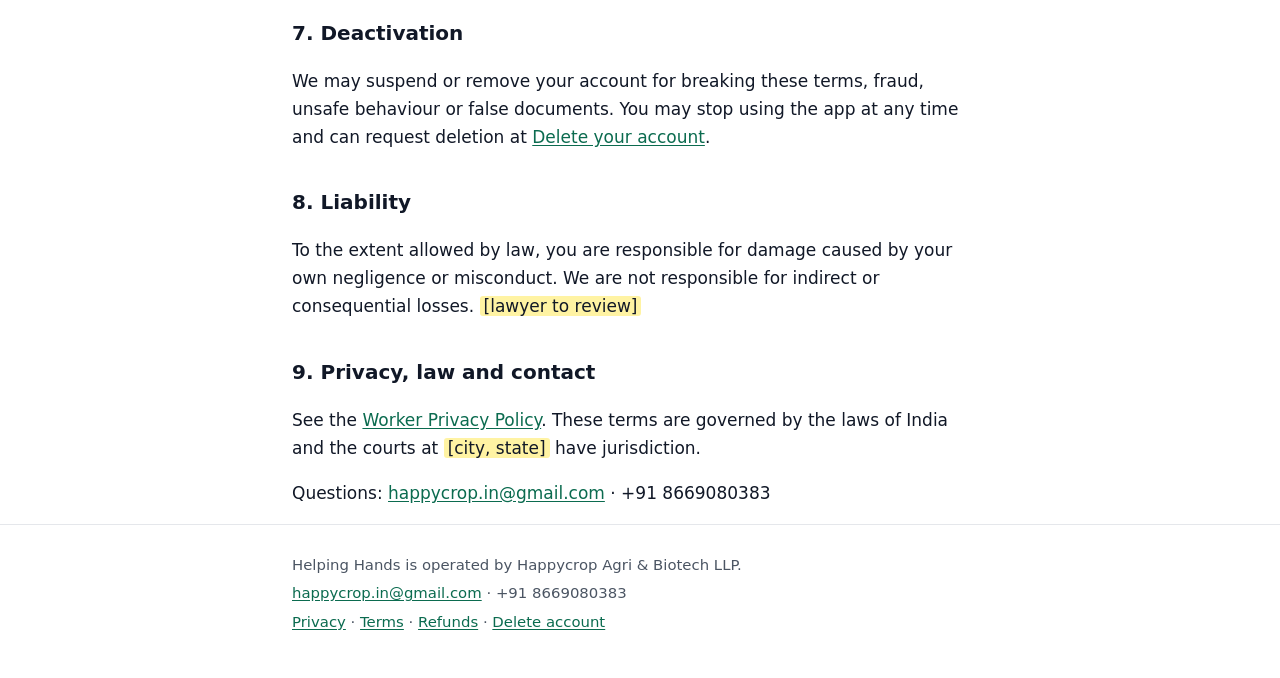
<file: worker-terms.html>
<!DOCTYPE html>
<html lang="en">
<head>
<meta charset="utf-8">
<meta name="viewport" content="width=device-width, initial-scale=1">
<title>Terms for Workers | Helping Hands</title>
<meta name="description" content="Terms for service professionals using the Helping Hands worker app.">
<link rel="stylesheet" href="style.css">
</head>
<body>
<header class="site-header">
  <div class="wrap">
    <a class="brand" href="index.html">Helping Hands</a>
    <nav aria-label="Main"><a href="index.html">Home</a><a href="privacy-policy.html">Customer privacy</a><a href="worker-privacy-policy.html">Worker privacy</a><a href="terms.html">Customer terms</a><a href="worker-terms.html" aria-current="page">Worker terms</a><a href="refund-policy.html">Refunds</a><a href="delete-account.html">Delete account</a><a href="contact.html">Contact</a></nav>
  </div>
</header>
<main class="wrap">
<h1>Terms for Workers: Helping Hands</h1>
<p class="meta">Last updated: 2 November 2026</p>


<p>These terms apply to service professionals ("you") who use the Helping Hands worker app <span class="todo">[worker app name]</span>, operated by Happycrop Agri &amp; Biotech LLP.</p>

<h2>1. Eligibility and approval</h2>
<ul>
  <li>You must be at least 18 and legally allowed to work in India.</li>
  <li>You must give true information and documents. We may verify them and may reject or remove an account.</li>
  <li>Your account is personal. You must not share it or let anyone else use it.</li>
</ul>

<h2>2. Your relationship with Helping Hands</h2>
<p><span class="todo">[client to confirm and lawyer to check: independent service partner or employee?]</span> By default we describe workers as independent service partners who choose which jobs to accept. This agreement does not create an employment relationship unless stated otherwise in a separate written contract.</p>

<h2>3. Jobs and conduct</h2>
<ul>
  <li>Arrive on time, do the job with reasonable skill and care, and finish what was booked.</li>
  <li>Be polite and respectful. No harassment, discrimination, theft or unsafe behaviour.</li>
  <li>Carry the tools and equipment needed <span class="todo">[confirm who supplies tools and materials]</span>.</li>
  <li>Keep customer information, such as addresses and phone numbers, private and use it only for the booked job.</li>
  <li>Do not take bookings or payments outside the app from customers you met through Helping Hands <span class="todo">[confirm rule]</span>.</li>
</ul>

<h2>4. Earnings, commission and payouts</h2>
<ul>
  <li>Service price: <span class="todo">[how the price is set]</span></li>
  <li>Platform commission: <span class="todo">[percentage or amount]</span></li>
  <li>Payout method and timing: <span class="todo">[e.g. weekly to bank/UPI]</span></li>
  <li>You are responsible for your own taxes where applicable.</li>
</ul>

<h2>5. Cancellations by workers</h2>
<p>Cancel as early as possible. Repeated late cancellations or no-shows may lead to penalties, fewer job offers or deactivation. <span class="todo">[confirm penalty rules]</span></p>

<h2>6. Ratings and complaints</h2>
<p>Customers can rate your work. We review complaints fairly and may share relevant details with you. Serious or repeated complaints may lead to deactivation.</p>

<h2>7. Deactivation</h2>
<p>We may suspend or remove your account for breaking these terms, fraud, unsafe behaviour or false documents. You may stop using the app at any time and can request deletion at <a href="delete-account.html">Delete your account</a>.</p>

<h2>8. Liability</h2>
<p>To the extent allowed by law, you are responsible for damage caused by your own negligence or misconduct. We are not responsible for indirect or consequential losses. <span class="todo">[lawyer to review]</span></p>

<h2>9. Privacy, law and contact</h2>
<p>See the <a href="worker-privacy-policy.html">Worker Privacy Policy</a>. These terms are governed by the laws of India and the courts at <span class="todo">[city, state]</span> have jurisdiction.</p>
<p>Questions: <a href="mailto:happycrop.in@gmail.com">happycrop.in@gmail.com</a> &middot; +91 8669080383</p>

</main>
<footer class="site-footer">
  <div class="wrap">
    <p>Helping Hands is operated by Happycrop Agri &amp; Biotech LLP.</p>
    <p><a href="mailto:happycrop.in@gmail.com">happycrop.in@gmail.com</a> &middot; +91 8669080383</p>
    <p><a href="privacy-policy.html">Privacy</a> &middot; <a href="terms.html">Terms</a> &middot; <a href="refund-policy.html">Refunds</a> &middot; <a href="delete-account.html">Delete account</a></p>
  </div>
</footer>
</body>
</html>
</file>
<file: style.css>
/* Helping Hands site styles. One file shared by every page. */
:root{--ink:#111827;--muted:#4b5563;--line:#e5e7eb;--bg:#ffffff;--soft:#f3f4f6;--accent:#0b6b4f;--todo:#fff3a3}
@media (prefers-color-scheme:dark){:root{--ink:#f3f4f6;--muted:#b6bcc6;--line:#2b3038;--bg:#0f1216;--soft:#1a1e24;--accent:#4ade9d;--todo:#5c4b00}}
*{box-sizing:border-box}
html{font-size:100%}
body{margin:0;background:var(--bg);color:var(--ink);font:1.0625rem/1.65 system-ui,-apple-system,"Segoe UI",Roboto,"Helvetica Neue",Arial,sans-serif}
.wrap{max-width:46rem;margin:0 auto;padding:0 1.25rem}
a{color:var(--accent);text-underline-offset:2px}
a:focus-visible{outline:3px solid var(--accent);outline-offset:2px}
.site-header{border-bottom:1px solid var(--line);padding:1rem 0}
.brand{font-weight:700;font-size:1.25rem;color:var(--ink);text-decoration:none;display:inline-block;margin-bottom:.5rem}
nav{display:flex;flex-wrap:wrap;gap:.25rem 1rem;font-size:.95rem}
nav a{color:var(--muted);text-decoration:none;padding:.15rem 0}
nav a:hover,nav a[aria-current="page"]{color:var(--ink);text-decoration:underline}
main{padding-top:2rem;padding-bottom:3rem}
h1{font-size:2rem;line-height:1.2;margin:0 0 .5rem}
h2{font-size:1.25rem;margin:2.2rem 0 .5rem}
p,li{max-width:42rem}
.meta{color:var(--muted);margin-top:0}
.lead{font-size:1.2rem;color:var(--muted)}
.todo{background:var(--todo);padding:0 .25rem;border-radius:3px}
.apps{display:grid;gap:1rem;margin:1.5rem 0}
@media(min-width:40rem){.apps{grid-template-columns:1fr 1fr}}
.app{border:1px solid var(--line);border-radius:8px;padding:1.1rem 1.25rem;background:var(--soft)}
.app h2{margin-top:0}
.btn{display:inline-block;background:var(--accent);color:#fff;padding:.6rem 1.1rem;border-radius:6px;text-decoration:none;font-weight:600}
@media(prefers-color-scheme:dark){.btn{color:#04281c}}
.btn:hover{filter:brightness(1.1)}
.notice{border-left:4px solid var(--accent);background:var(--soft);padding:.75rem 1rem;margin:1.25rem 0}
table{border-collapse:collapse;width:100%;margin:1rem 0;font-size:.97rem}
th,td{border:1px solid var(--line);padding:.5rem .7rem;text-align:left;vertical-align:top}
th{background:var(--soft)}
.site-footer{border-top:1px solid var(--line);padding:1.5rem 0 2.5rem;color:var(--muted);font-size:.93rem}
.site-footer p{margin:.25rem 0}
</file>
